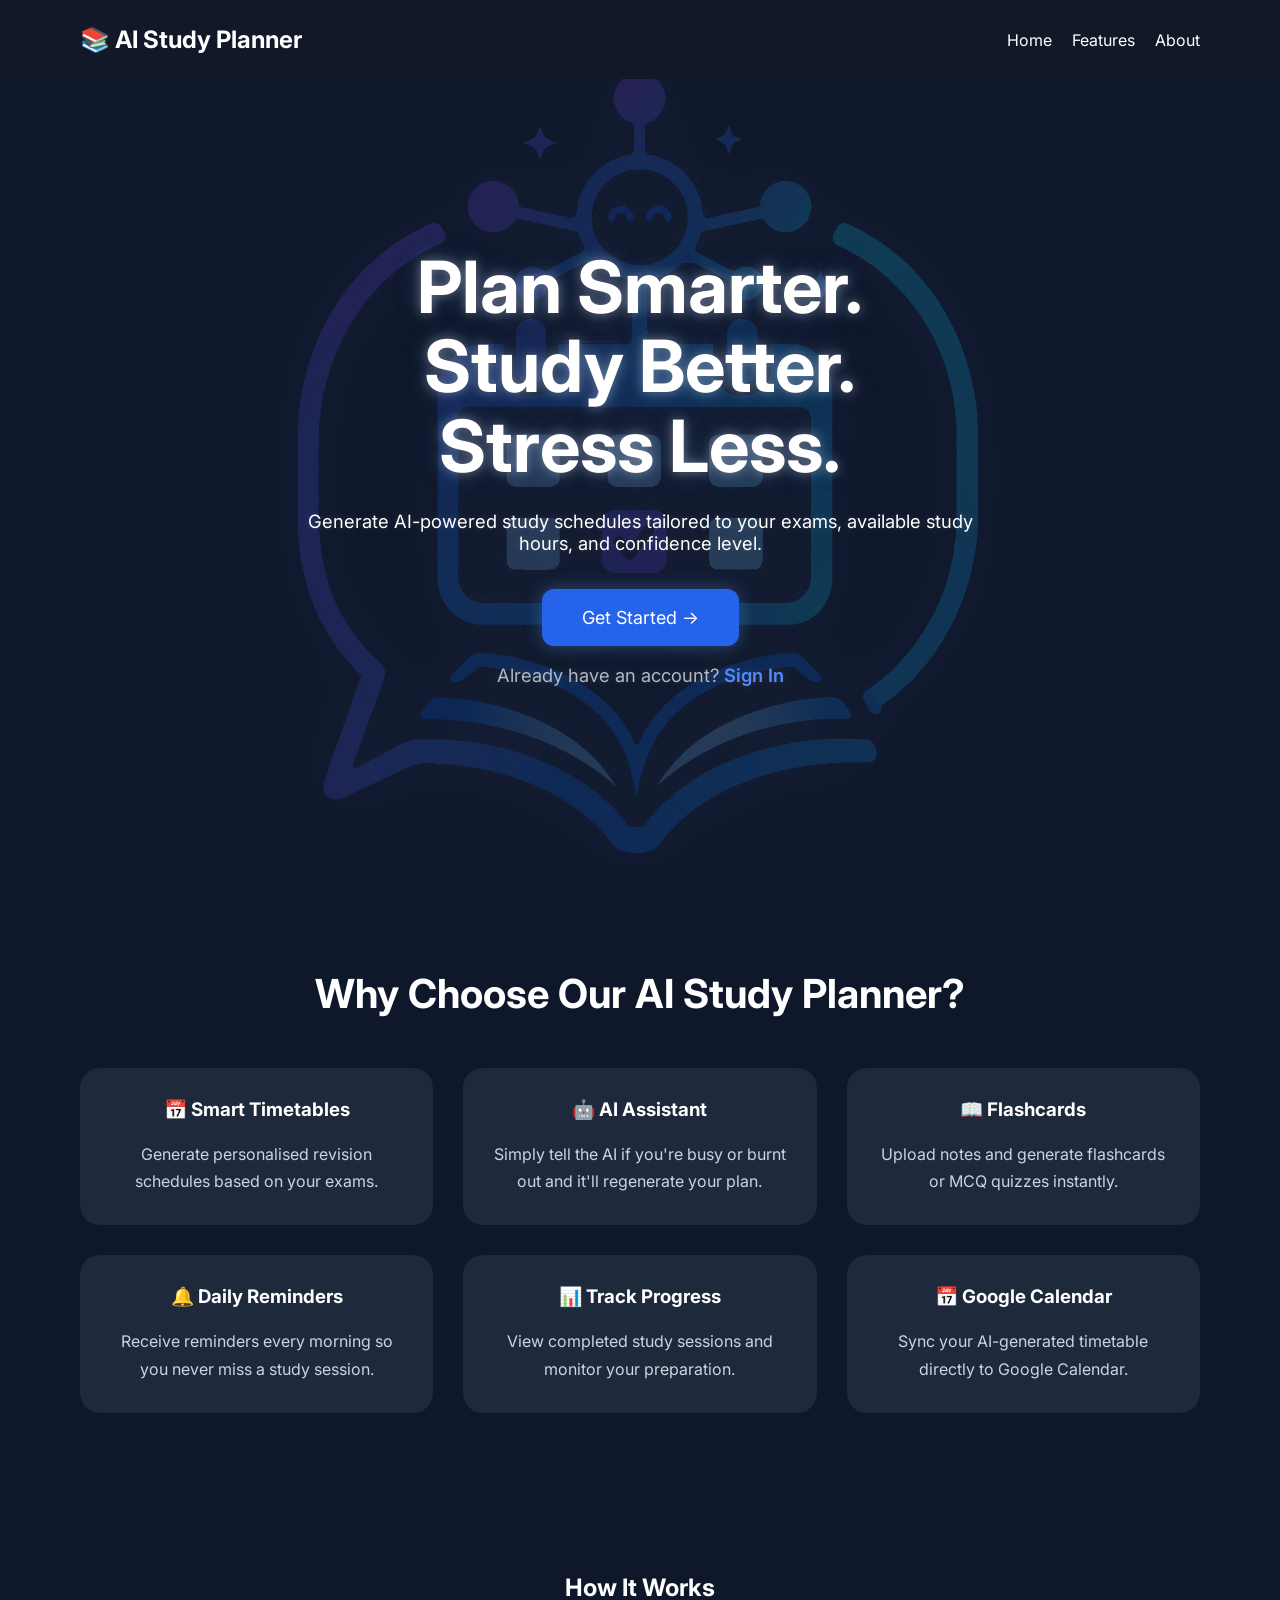
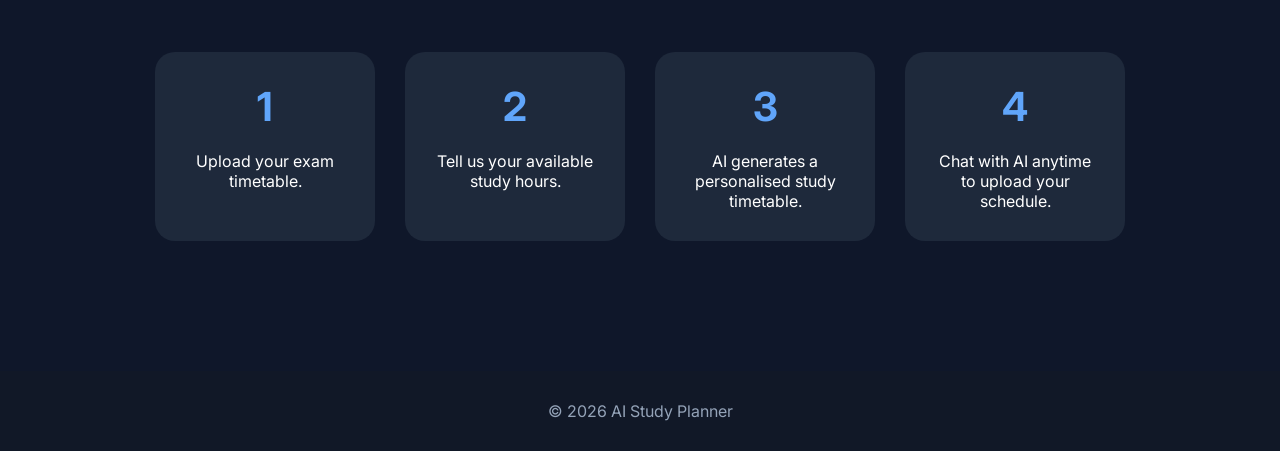
<file: AIStudyPlanner/index.html>
<!DOCTYPE html>
<html lang="en">

<head>

<meta charset="UTF-8">
<meta name="viewport" content="width=device-width, initial-scale=1.0">

<title>AI Study Planner</title>

<link rel="stylesheet" href="css/style.css">
<link rel="stylesheet" href="css/theme.css">

<link rel="preconnect" href="https://fonts.googleapis.com">
<link rel="preconnect" href="https://fonts.gstatic.com" crossorigin>

<link href="https://fonts.googleapis.com/css2?family=Inter:wght@300;400;500;600;700&display=swap" rel="stylesheet">

</head>

<body>

<nav>

    <div class="logo">
        📚 AI Study Planner
    </div>

    <div class="nav-links">
        <a href="index.html">Home</a>
        <a href="#features">Features</a>
        <a href="#about">About</a>
    </div>

</nav>

<section class="hero">

    <img src="images/ai-chatbot-logo.PNG"
         class="hero-logo"
         alt="AI Study Planner Logo">

    <div class="hero-content">

        <h1>
            Plan Smarter.<br>
            Study Better.<br>
            Stress Less.
        </h1>

        <p>
            Generate AI-powered study schedules tailored to your exams,
            available study hours, and confidence level.
        </p>

        <a href="login.html" class="hero-btn">
            <button>Get Started →</button>
        </a>

        <p class="login-text">
            Already have an account?
            <a href="login.html">Sign In</a>
        </p>

    </div>

</section>

<section class="features" id="features">

<h2>Why Choose Our AI Study Planner?</h2>

<div class="cards">

<div class="card">
<h3>📅 Smart Timetables</h3>
<p>Generate personalised revision schedules based on your exams.</p>
</div>

<div class="card">
<h3>🤖 AI Assistant</h3>
<p>Simply tell the AI if you're busy or burnt out and it'll regenerate your plan.</p>
</div>

<div class="card">
<h3>📖 Flashcards</h3>
<p>Upload notes and generate flashcards or MCQ quizzes instantly.</p>
</div>

<div class="card">
<h3>🔔 Daily Reminders</h3>
<p>Receive reminders every morning so you never miss a study session.</p>
</div>

<div class="card">
<h3>📊 Track Progress</h3>
<p>View completed study sessions and monitor your preparation.</p>
</div>

<div class="card">
<h3>📅 Google Calendar</h3>
<p>Sync your AI-generated timetable directly to Google Calendar.</p>
</div>

</div>

</section>

<section class="about" id="about">

<h2>How It Works</h2>

<div class="steps">

<div class="step">
<h3>1</h3>
<p>Upload your exam timetable.</p>
</div>

<div class="step">
<h3>2</h3>
<p>Tell us your available study hours.</p>
</div>

<div class="step">
<h3>3</h3>
<p>AI generates a personalised study timetable.</p>
</div>

<div class="step">
<h3>4</h3>
<p>Chat with AI anytime to upload your schedule.</p>
</div>

</div>

</section>

<footer>

<p>© 2026 AI Study Planner</p>

</footer>

<script src="js/main.js"></script>    
</body>

</html>
</file>
<file: AIStudyPlanner/css/style.css>
*{
margin:0;
padding:0;
box-sizing:border-box;
font-family:'Inter',sans-serif;
}

body{

background:#0f172a;

color:white;

}

nav{

display:flex;

justify-content:space-between;

align-items:center;

padding:25px 80px;

position:sticky;

top:0;

background:#111827;

z-index:999;

}

.logo{

font-size:24px;

font-weight:700;

}

.nav-links{

display:flex;

gap:20px;

align-items:center;

}

.nav-links a{

text-decoration:none;

color:white;

transition:.3s;

}

.nav-links a:hover{

color:#60a5fa;

}

.login-btn{

padding:10px 18px;

border:1px solid #3b82f6;

border-radius:10px;

}

.register-btn{

background:#3b82f6;

padding:10px 18px;

border-radius:10px;

}

.hero{
    display:flex;
    justify-content:center;
    align-items:center;
    padding:100px;
}

.hero-left{
    max-width:700px;
    width:100%;
    text-align:center;
}

.hero-left{

width:50%;

}

.hero-left h1{

font-size:60px;

line-height:1.2;

margin-bottom:25px;

}

.hero-left p{

font-size:20px;

color:#cbd5e1;

margin-bottom:30px;

line-height:1.7;

}

.hero button{

padding:18px 40px;

font-size:18px;

border:none;

border-radius:12px;

background:#2563eb;

color:white;

cursor:pointer;

transition:.3s;

}

.hero button:hover{

transform:translateY(-3px);

background:#3b82f6;

}

.mockup{

background:#1e293b;

padding:30px;

border-radius:20px;

width:350px;

box-shadow:0 20px 60px rgba(0,0,0,.35);

}

.mockup h3{

margin-bottom:20px;

}

.task{

display:flex;

justify-content:space-between;

padding:15px;

background:#334155;

border-radius:12px;

margin-bottom:15px;

}

.features{

padding:80px;

text-align:center;

}

.features h2{

font-size:40px;

margin-bottom:50px;

}

.cards{

display:grid;

grid-template-columns:repeat(auto-fit,minmax(260px,1fr));

gap:30px;

}

.card{

background:#1e293b;

padding:30px;

border-radius:20px;

transition:.3s;

}

.card:hover{

transform:translateY(-8px);

}

.card h3{

margin-bottom:20px;

}

.card p{

color:#cbd5e1;

line-height:1.7;

}

.about{

padding:80px;

text-align:center;

}

.steps{

display:flex;

justify-content:center;

gap:30px;

margin-top:50px;

flex-wrap:wrap;

}

.step{

background:#1e293b;

padding:30px;

width:220px;

border-radius:20px;

}

.step h3{

font-size:40px;

margin-bottom:20px;

color:#60a5fa;

}

footer{

padding:30px;

text-align:center;

background:#111827;

margin-top:50px;

color:#94a3b8;

}
.login-text {
    margin-top: 18px;
    font-size: 15px;
    color: #b0b8c5;
}

.login-text a {
    color: #4f8cff;
    text-decoration: none;
    font-weight: 600;
}

.login-text a:hover {
    text-decoration: underline;
}




.hero{
    display:flex;
    justify-content:space-between;
    align-items:center;
    min-height:85vh;
    padding:70px 10%;
    gap:60px;
}

.hero-left{
    flex:1;
}

.hero-right{
    flex:1;
    display:flex;
    justify-content:center;
    align-items:center;
}

.hero-right img{
    width:100%;
    max-width:520px;
    height:auto;
}



.hero{
    position:relative;
    min-height:90vh;

    display:flex;
    justify-content:center;
    align-items:center;

    overflow:hidden;
    text-align:center;

    padding:0 10%;
}

.hero-logo{
    position:absolute;

    width:700px;
    max-width:80%;

    opacity:0.22;

    z-index:1;

    pointer-events:none;

    animation:floatLogo 6s ease-in-out infinite;
}

.hero-content{
    position:relative;
    z-index:2;
    max-width:700px;
}

.hero h1{
    font-size:4.5rem;
    line-height:1.1;
    margin-bottom:25px;
}

.hero p{
    font-size:1.15rem;
    margin-bottom:35px;
}

@keyframes floatLogo{

    0%{
        transform:translateY(0px);
    }

    50%{
        transform:translateY(-18px);
    }

    100%{
        transform:translateY(0px);
    }

}

.hero-logo{
    filter:drop-shadow(0 0 35px rgba(122,162,247,.4));
}

.hero-logo{
    width:900px;
}

.hero-content h1{
    text-shadow:
        0 0 12px rgba(96,165,250,0.5),
        0 0 25px rgba(59,130,246,0.3);
}

.hero button{
    box-shadow:
        0 0 15px rgba(99,102,241,0.4),
        0 0 35px rgba(99,102,241,0.2);

    transition: .3s;
}

.hero button:hover{
    transform: translateY(-3px);

    box-shadow:
        0 0 25px rgba(99,102,241,0.7),
        0 0 50px rgba(99,102,241,0.35);
}

.login-text a{
    transition: .3s;
}

.login-text a:hover{
    text-shadow:
        0 0 10px rgba(96,165,250,0.7);

    color: #60a5fa;
}

.hero-content h1{
    text-shadow:
        0 0 12px rgba(255,255,255,.35),
        0 0 25px rgba(96,165,250,.25);
}

.hero-content p{
    text-shadow:
        0 0 8px rgba(255,255,255,.15);
}

.hero button{
    box-shadow:
        0 0 18px rgba(96,165,250,.35);
}
</file>
<file: AIStudyPlanner/css/theme.css>
/* ==========================================
   UNIVERSAL LIGHT THEME
========================================== */

body.light-theme{
    background:#f8fafc;
    color:#111827;
}

/* ==========================================
   Navigation
========================================== */

body.light-theme nav{
    background:white;
    border-bottom:1px solid #e2e8f0;
}

body.light-theme .logo,
body.light-theme nav a{
    color:#111827;
}

body.light-theme nav a:hover{
    color:#2563eb;
}

body.light-theme .login-btn{
    border:1px solid #2563eb;
    color:#2563eb;
}

body.light-theme .register-btn{
    background:#2563eb;
    color:white;
}

/* ==========================================
   Sidebar
========================================== */

body.light-theme .sidebar{
    background:white;
    border-right:1px solid #e2e8f0;
}

body.light-theme .sidebar h2{
    color:#111827;
}

body.light-theme .sidebar li{
    color:#111827;
}

body.light-theme .sidebar li:hover{
    background:#e2e8f0;
}

body.light-theme .active{
    background:#2563eb;
    color:white;
}

/* ==========================================
   Main Area
========================================== */

body.light-theme .main{
    background:#f8fafc;
}

body.light-theme h1,
body.light-theme h2,
body.light-theme h3,
body.light-theme label{
    color:#111827;
}

body.light-theme p{
    color:#64748b;
}

/* ==========================================
   Cards
========================================== */

body.light-theme .card,
body.light-theme .settings-section,
body.light-theme .exam-card,
body.light-theme .mockup,
body.light-theme .chat-container,
body.light-theme .step{
    background:white;
    color:#111827;
    border:1px solid #e2e8f0;
}

/* ==========================================
   Schedule
========================================== */

body.light-theme .schedule-item{
    background:white;
    border:1px solid #e2e8f0;
}

body.light-theme .schedule-item p{
    color:#111827;
}

/* ==========================================
   Forms
========================================== */

body.light-theme input,
body.light-theme textarea,
body.light-theme select,
body.light-theme .setting-input{
    background:white;
    color:#111827;
    border:1px solid #cbd5e1;
}

body.light-theme input::placeholder,
body.light-theme textarea::placeholder{
    color:#94a3b8;
}

body.light-theme input:focus,
body.light-theme textarea:focus,
body.light-theme select:focus{
    border-color:#2563eb;
}

/* ==========================================
   Buttons
========================================== */

body.light-theme button,
body.light-theme .primary-btn,
body.light-theme .settings-btn,
body.light-theme .login-button{
    background:#2563eb;
    color:white;
}

body.light-theme button:hover,
body.light-theme .primary-btn:hover,
body.light-theme .settings-btn:hover,
body.light-theme .login-button:hover{
    background:#3b82f6;
}

body.light-theme .secondary-btn{
    background:#e2e8f0;
    color:#111827;
}

body.light-theme .secondary-btn:hover{
    background:#cbd5e1;
}

/* ==========================================
   Chat
========================================== */

body.light-theme .chat-header{
    background:#f8fafc;
    border-bottom:1px solid #e2e8f0;
}

body.light-theme .chat-input{
    background:#f8fafc;
    border-top:1px solid #e2e8f0;
}

body.light-theme .chat-box{
    background:white;
}

body.light-theme .message.bot{
    background:#e2e8f0;
    color:#111827;
}

body.light-theme .message.user{
    background:#2563eb;
    color:white;
}

/* ==========================================
   Account
========================================== */

body.light-theme .account-badge{
    background:#2563eb;
    color:white;
}

body.light-theme .setting-row{
    border-bottom:1px solid #e2e8f0;
}

body.light-theme .setting-info p{
    color:#64748b;
}

/* ==========================================
   Status Messages
========================================== */

body.light-theme .status-message.loading{
    background:#dbeafe;
    color:#1d4ed8;
}

body.light-theme .status-message.success{
    background:#dcfce7;
    color:#15803d;
}

body.light-theme .status-message.error{
    background:#fee2e2;
    color:#b91c1c;
}

/* ==========================================
   Footer
========================================== */

body.light-theme footer{
    background:white;
    border-top:1px solid #e2e8f0;
    color:#64748b;
}

/* ==========================================
   Auth Pages
========================================== */

body.light-theme.auth-page,
body.light-theme.login-body{
    background:linear-gradient(135deg,#f8fafc,#e2e8f0);
}

body.light-theme .auth-card,
body.light-theme .login-card{
    background:white;
    color:#111827;
}

body.light-theme .auth-card p,
body.light-theme .login-card p,
body.light-theme .bottom,
body.light-theme .footer{
    color:#64748b;
}

body.light-theme .google,
body.light-theme .github,
body.light-theme .google-btn,
body.light-theme .github-btn{
    border:1px solid #cbd5e1;
}

/* ==========================================
   Scrollbars
========================================== */

body.light-theme ::-webkit-scrollbar{
    width:10px;
}

body.light-theme ::-webkit-scrollbar-track{
    background:#f1f5f9;
}

body.light-theme ::-webkit-scrollbar-thumb{
    background:#cbd5e1;
    border-radius:10px;
}

body.light-theme ::-webkit-scrollbar-thumb:hover{
    background:#94a3b8;
}

/* ==========================================
   History
========================================== */

body.light-theme .history-title{
    color:#111827;
}

body.light-theme .history-subtitle{
    color:#64748b;
}

body.light-theme .history-message{
    background:white;
    color:#111827;
    border:1px solid #e2e8f0;
}

body.light-theme .history-message p{
    color:#111827;
}

body.light-theme .history-message strong{
    color:#111827;
}

body.light-theme .history-file{
    background:#f8fafc;
    border:1px solid #e2e8f0;
    color:#334155;
}

body.light-theme .history-time{
    color:#64748b;
}

body.light-theme .history-empty{
    background:white;
    border:1px dashed #cbd5e1;
    color:#64748b;
}

/* ==========================
   Dashboard Notes (Light Theme)
========================== */

.light-theme .notes-card textarea{
    background:#ffffff;
    color:#111827;
    border:1px solid #d1d5db;
}

.light-theme .notes-card textarea::placeholder{
    color:#6b7280;
}
</file>
